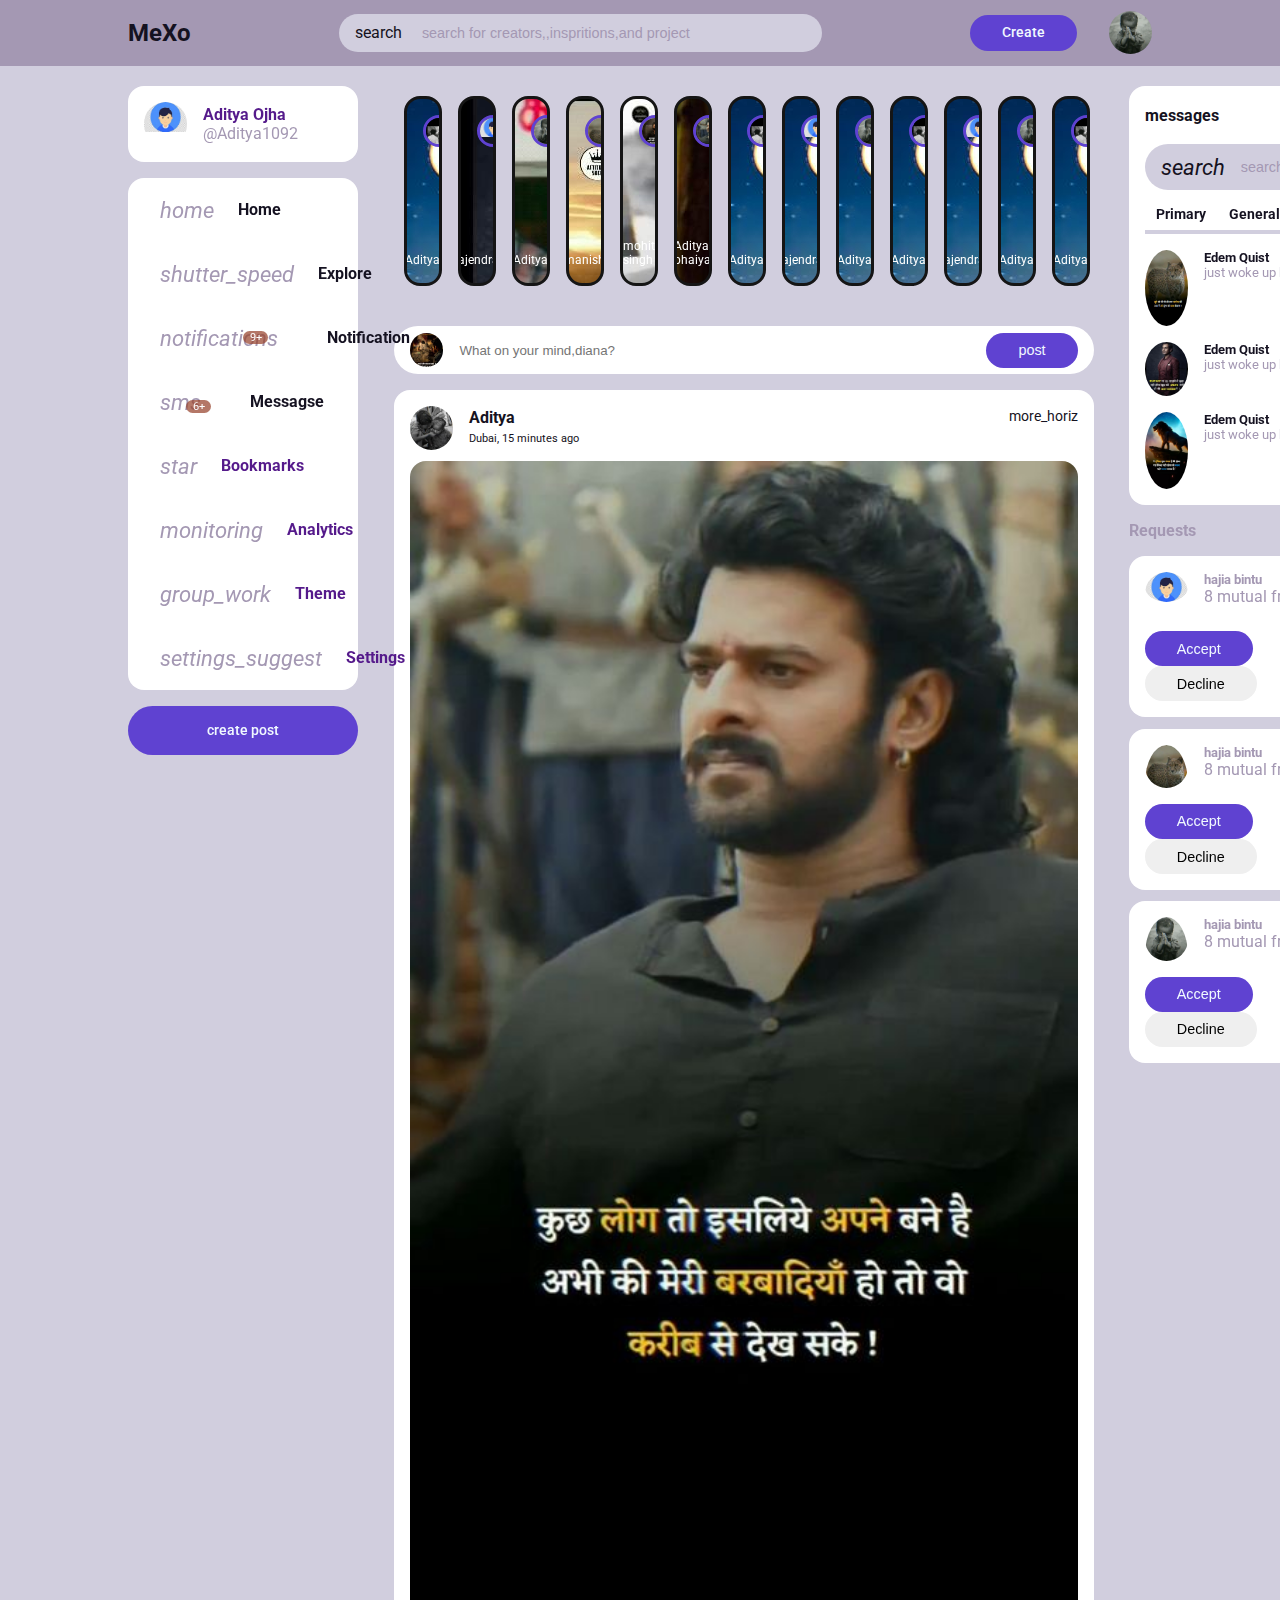
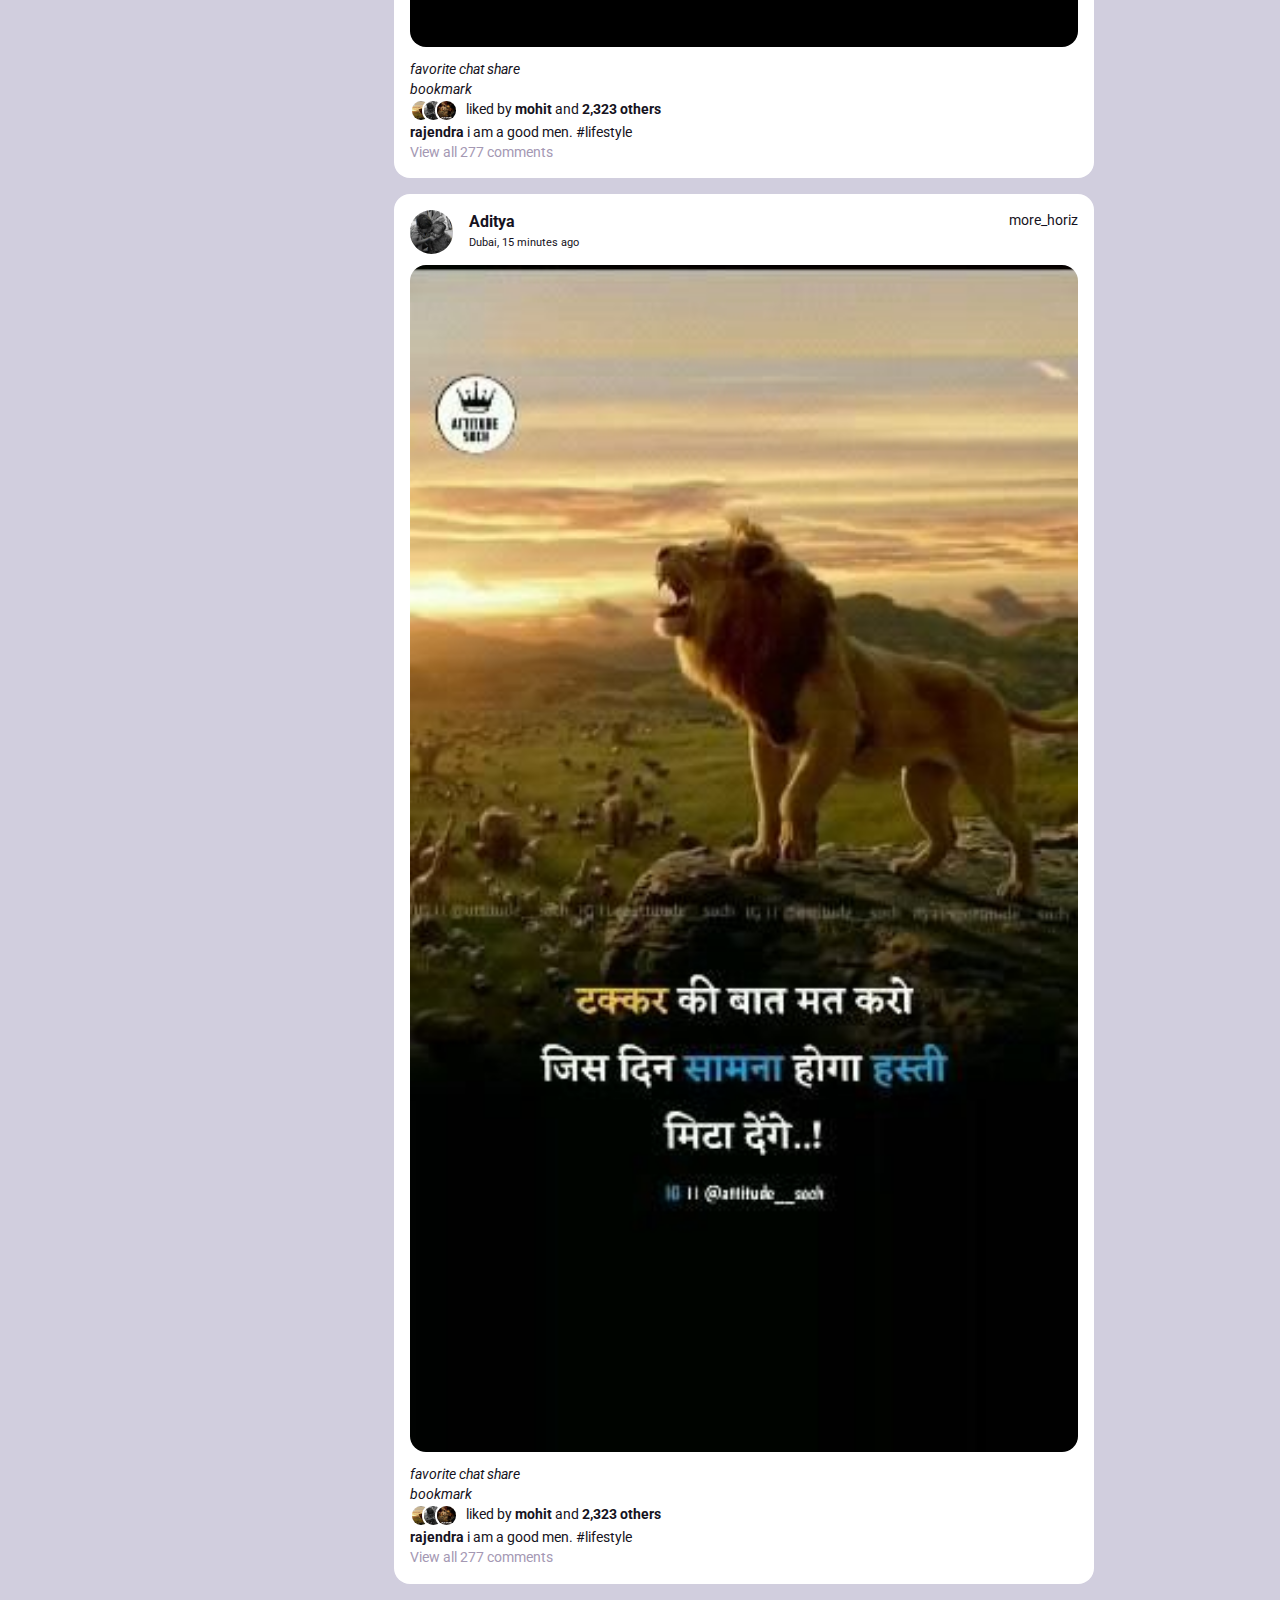
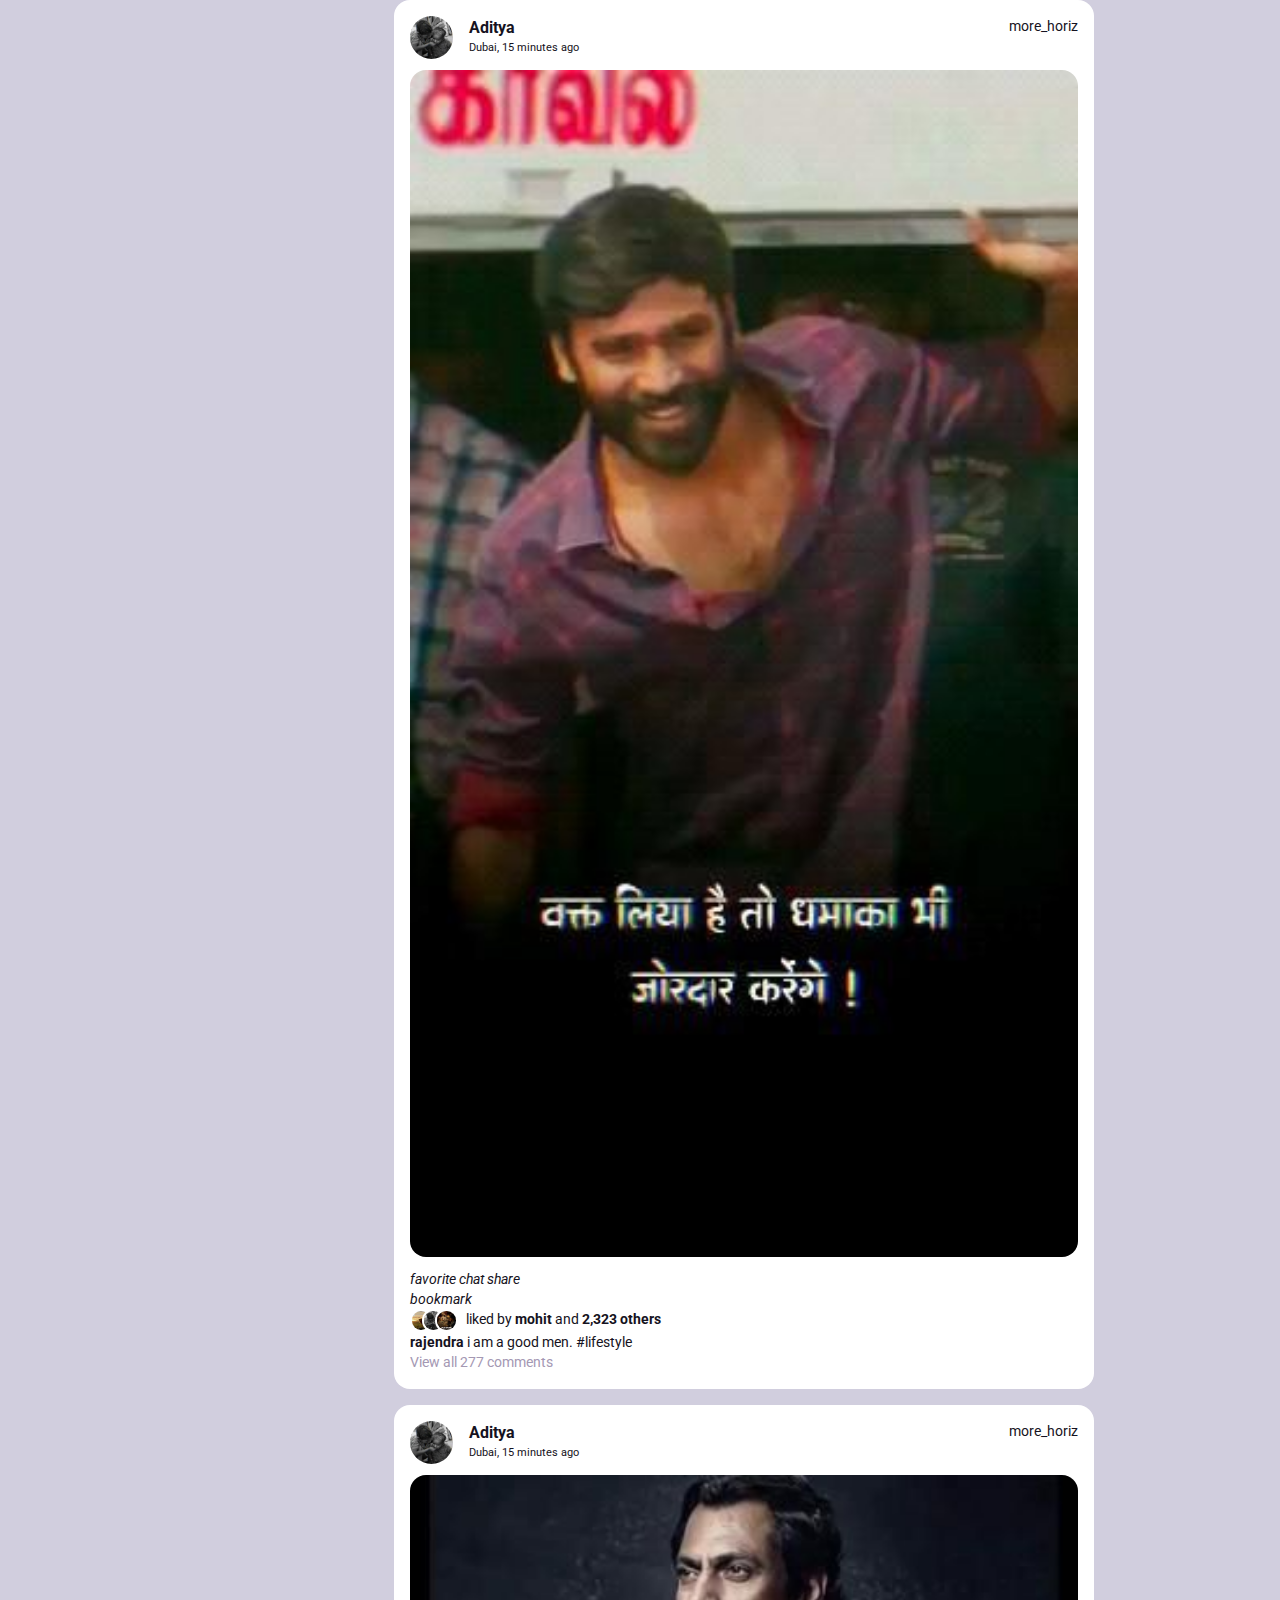
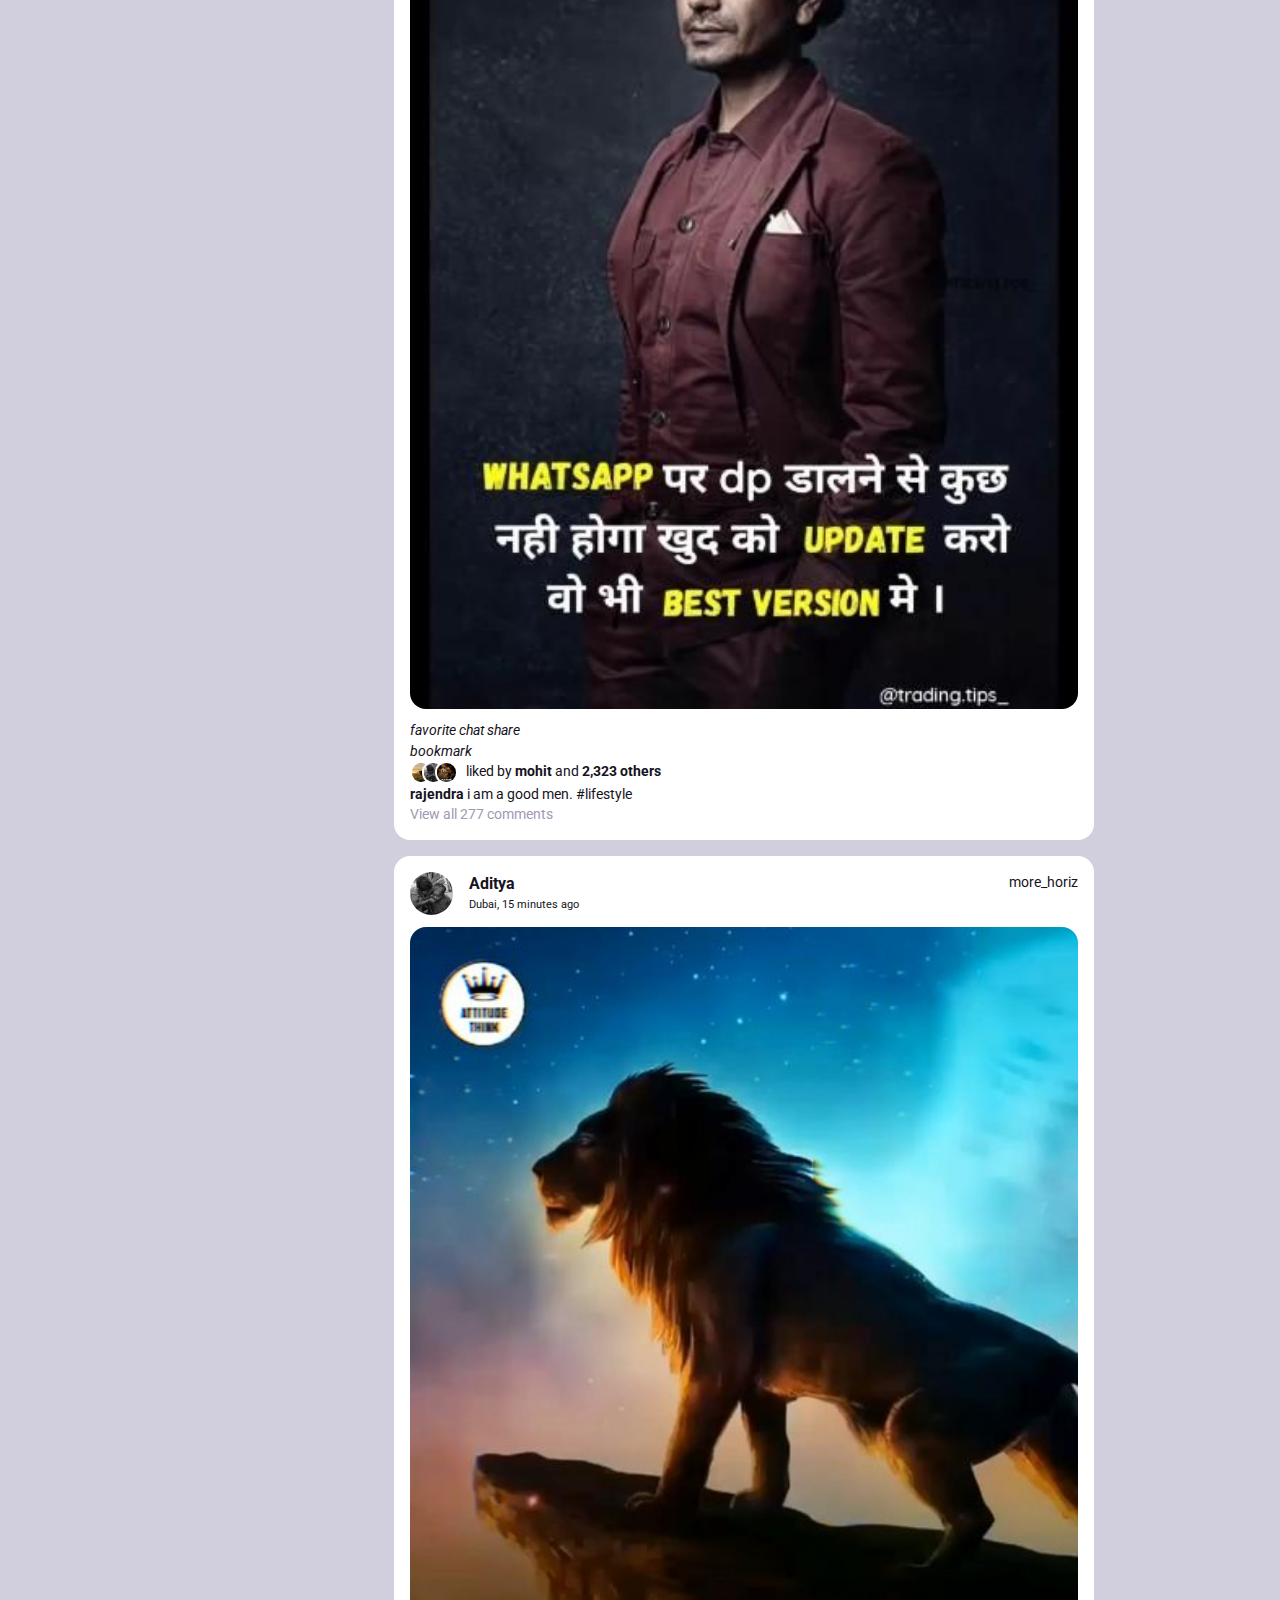
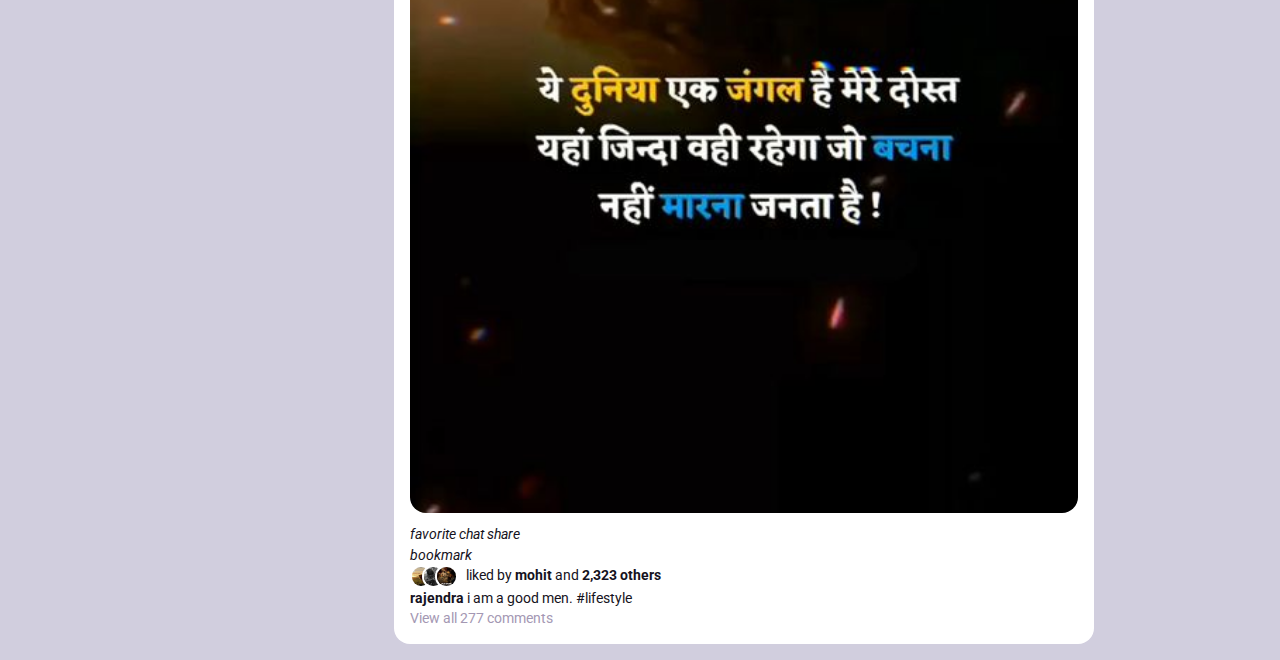
<file: index2.html>
<html lang="en">

<head>
    <meta charset="UTF-8">
    <meta http-equiv="X-UA-Compatible" content="IE=edge">
    <meta name="viewport" content="width=Adityaice-width, initial-scale=1.0">
    <title>Mexo - Responsive media website Using Htlm,Css and Java script </title>
    <!-- GOOGLE ICON -->
    <link rel="stylesheet"
        href="https://fonts.sandbox.google.com/css2?family=Material+Symbols+Outlined:opsz,wght,FILL,GRAD@20..48,100..700,0..1,-50..200" />
    <!-- STYLESHEET -->
    <link rel="STYLESHEET" href="style2.css">
</head>

<body>
    <nav>
        <div class="container">
            <h2 class="logo">MeXo</h2>

            <div class="search-bar"><span class="material-symbols-outlined">
                    search
                </span>
                <input type="search" placeholder="search for creators,,inspritions,and project" value="">
            </div>
            <div class="create">
                <label class="btn btn-primary" for="create-post">Create</label>
                <div class="profile-photo">
                    <img src="img/3.jpg" alt="">
                </div>
            </div>
        </div>
    </nav>
    <!--------------------------------- MAIN-------------------------------------------- -->
    <main>
        <div class="container">
            <!------------------------------------- left ------------------------------------------------>
            <div class="left">
                <a href="" class="profile">
                    <div class="profile-photo">
                        <img src="img/2.jpg" alt="">
                    </div>
                    <div class="handle">
                        <h4>Aditya Ojha</h4>
                        <p class="text-muted">@Aditya1092</p>
                    </div>

                </a>
                <!------------------=---------------------- sidebar---------------------------------------------------- -->
                <div id="myDIV" class="sidebar">
                    
                    <a  class="menu-item">
                        <span> <i class="material-symbols-outlined">
                                home</i>
                        </span>
                        <h3>Home</h3>
                    </a>
                    <a  class="menu-item">
                        <span> <i class="material-symbols-outlined">
                                shutter_speed </i>
                        </span>
                        <h3>Explore</h3>
                    </a>
                    <a  class="menu-item " id="notifications">
                        <span></span> <i class="material-symbols-outlined">
                            notifications</i>
                        <small class="notification-count">9+</small></span>
                        <h3>Notification</h3>
                        <!-- ------- -----  ------------------ Notification POPUP ------------------------->
                        <div class="notifications-popup">
                            <div>
                                <div class="profile-photo">
                                    <img src="img/2.jpg" alt="">
                                </div>
                                <div class="notification-body">
                                    <b>kekee bejamin</b> accepted your friend request
                                    <small class="text-muted">2 days ago</small>
                                </div>
                                <div class="profile-photo">
                                    <img src="img/1.jpg" alt="">
                                </div>
                                <div class="notification-body">
                                    <b>Aditya</b> commented on your post
                                    <small class="text-muted">1 hour ago</small>
                                </div>
                                <div class="profile-photo">
                                    <img src="img/3.jpg" alt="">
                                </div>
                                <div class="notification-body">
                                    <b>manish</b>commented on a post you are tagged
                                    <small class="text-muted">2 days ago</small>
                                </div>
                                <div class="profile-photo">
                                    <img src="img/4.jpg" alt="">
                                </div>
                                <div class="notification-body">
                                    <b>mohit</b> sand <b>264 other</b> liked your post
                                    <small class="text-muted">4 minutes ago</small>
                                </div>
                            </div>
                        </div>
                        <!------------------------------- END NOTIFICATION -popup----------------------- -->
                    </a>
                    <a  class="menu-item" id="messages-notifications">
                        <span><i class="material-symbols-outlined">
                                sms</i><small class="notification-count">6+</small>
                        </span>
                        <h3>Messagse</h3>
                    </a>
                    <a href="" class="menu-item">
                        <span><i class="material-symbols-outlined">
                                star</i>
                        </span>
                        <h3>Bookmarks</h3>
                    </a>
                    <a href="" class="menu-item">
                        <span><i class="material-symbols-outlined">
                                monitoring</i>
                        </span>
                        <h3>Analytics</h3>
                    </a>
                    <a href="" class="menu-item">
                        <span><i class="material-symbols-outlined">
                                group_work</i>
                        </span>
                        <h3>Theme</h3>
                    </a>
                    <a href="" class="menu-item ">
                        <span><i class="material-symbols-outlined">
                                settings_suggest</i>
                        </span>
                        <h3>Settings</h3>
                    </a>

                </div>
                <!-- ---------------------END OF STDRBAR -------------------------->
                <label class="btn btn-primary" for="create-post">create post</label>
            </div>
            <!----------------------------------- middle ----------------------------------------------->
            <div class="middle">
                <!-========================- STORIES=======================-->
                    <div class="stories">
                        <div class="story">
                            <div class="profile-photo">
                                <img src="img/1.jpg" alt="">
                            </div>
                            <p class="name">Aditya</p>
                        </div>
                        <div class="story">
                            <div class="profile-photo">
                                <img src="img/2.jpg" alt="">
                            </div>
                            <p class="name">rajendra</p>
                        </div>
                        <div class="story">
                            <div class="profile-photo">
                                <img src="img/3.jpg" alt="">
                            </div>
                            <p class="name">Aditya </p>
                        </div>
                        <div class="story">
                            <div class="profile-photo">
                                <img src="img/4.jpg" alt="">
                            </div>
                            <p class="name">manish</p>
                        </div>
                        <div class="story">
                            <div class="profile-photo">
                                <img src="img/5.jpg" alt="">
                            </div>
                            <p class="name">mohit singh</p>
                        </div>
                        <div class="story">
                            <div class="profile-photo">
                                <img src="img/6.jpg" alt="">
                            </div>
                            <p class="name">Aditya bhaiya</p>
                        </div>
                        <div class="story">
                            <div class="profile-photo">
                                <img src="img/1.jpg" alt="">
                            </div>
                            <p class="name">Aditya</p>
                        </div>
                        <div class="story">
                            <div class="profile-photo">
                                <img src="img/2.jpg" alt="">
                            </div>
                            <p class="name">rajendra</p>
                        </div>
                        <div class="story">
                            <div class="profile-photo">
                                <img src="img/3.jpg" alt="">
                            </div>
                            <p class="name">Aditya </p>
                        </div>
                        <div class="story">
                            <div class="profile-photo">
                                <img src="img/1.jpg" alt="">
                            </div>
                            <p class="name">Aditya</p>
                        </div>
                        <div class="story">
                            <div class="profile-photo">
                                <img src="img/2.jpg" alt="">
                            </div>
                            <p class="name">rajendra</p>
                        </div>
                        <div class="story">
                            <div class="profile-photo">
                                <img src="img/3.jpg" alt="">
                            </div>
                            <p class="name">Aditya </p>
                        </div>
                        <div class="story">
                            <div class="profile-photo">
                                <img src="img/1.jpg" alt="">
                            </div>
                            <p class="name">Aditya</p>
                        </div>
                        <div class="story">
                            <div class="profile-photo">
                                <img src="img/2.jpg" alt="">
                            </div>
                            <p class="name">rajendra</p>
                        </div>
                        <div class="story">
                            <div class="profile-photo">
                                <img src="img/3.jpg" alt="">
                            </div>
                            <p class="name">Aditya </p>
                        </div>
                    </div>
                    <!--===================== END OF STORIES ====================-->
                    <form ion="" class="create-post">
                        <div class="profile-photo">
                            <img src="img/12.jpg" alt="">
                        </div>
                        <input type="text" placeholder="What on your mind,diana?" id="create-post">
                        <input type="submit" value="post" class="btn btn-primary">
                    </form>
                    <!-- -------------------------------FEEDS----------------------------- -->
                    <!-------------------------------- post 1 ------------------------------->
                    <div class="feeds">
                        <div class="feed">
                            <div class="head">
                                <div class="user">
                                    <div class="profile-photo">
                                        <img src="img/11.jpg" alt="">
                                    </div>
                                    <div class="ingo">
                                        <h3>Aditya</h3>
                                        <small>Dubai, 15 minutes ago</small>
                                    </div>

                                </div>
                                <span class="material-symbols-outlined edit">
                                    more_horiz
                                </span>
                            </div>
                            <div class="photo">
                                <img src="img/6.jpg" alt="">
                            </div>
                            <div class="ion-buttons">
                                <div class="interion-buttons">
                                    <span><i class="material-symbols-outlined">
                                            favorite </i>
                                    </span>
                                    <span><i class="material-symbols-outlined">
                                            chat</i>
                                    </span>
                                    <span><i class="material-symbols-outlined">
                                            share</i>
                                    </span>
                                </div>
                                <div class="bookmark">
                                    <span><i class="material-symbols-outlined">
                                            bookmark</i>
                                    </span>
                                </div>
                            </div>
                            <div class="liked-by">
                                <span><img src="img/10.jpg" alt=""></span>
                                <span><img src="img/11.jpg" alt=""></span>
                                <span><img src="img/12.jpg" alt=""></span>
                                <p>liked by <b>mohit</b> and <b>2,323 others</b></p>
                            </div>
                            <div class="caption">
                                <p><b>rajendra</b> i am a good men. <span class="harsh-tag">#lifestyle</span></p>
                            </div>
                            <div class="comments text-muted">View all 277 comments</div>
                        </div>
                    </div>


                    <!-------------------------------------------- post 2 -------------------------------------------------->



                    <div class="feeds">
                        <div class="feed">
                            <div class="head">
                                <div class="user">
                                    <div class="profile-photo">
                                        <img src="img/11.jpg" alt="">
                                    </div>
                                    <div class="ingo">
                                        <h3>Aditya</h3>
                                        <small>Dubai, 15 minutes ago</small>
                                    </div>

                                </div>
                                <span class="material-symbols-outlined edit">
                                    more_horiz
                                </span>
                            </div>
                            <div class="photo">
                                <img src="img/10.jpg" alt="">
                            </div>
                            <div class="ion-buttons">
                                <div class="interion-buttons">
                                    <span><i class="material-symbols-outlined">
                                            favorite </i>
                                    </span>
                                    <span><i class="material-symbols-outlined">
                                            chat</i>
                                    </span>
                                    <span><i class="material-symbols-outlined">
                                            share</i>
                                    </span>
                                </div>
                                <div class="bookmark">
                                    <span><i class="material-symbols-outlined">
                                            bookmark</i>
                                    </span>
                                </div>
                            </div>
                            <div class="liked-by">
                                <span><img src="img/10.jpg" alt=""></span>
                                <span><img src="img/11.jpg" alt=""></span>
                                <span><img src="img/12.jpg" alt=""></span>
                                <p>liked by <b>mohit</b> and <b>2,323 others</b></p>
                            </div>
                            <div class="caption">
                                <p><b>rajendra</b> i am a good men. <span class="harsh-tag">#lifestyle</span></p>
                            </div>
                            <div class="comments text-muted">View all 277 comments</div>
                        </div>
                    </div>
                    <!-------------------------------------------- post 3 -------------------------------------------------->
                    <div class="feeds">
                        <div class="feed">
                            <div class="head">
                                <div class="user">
                                    <div class="profile-photo">
                                        <img src="img/11.jpg" alt="">
                                    </div>
                                    <div class="ingo">
                                        <h3>Aditya</h3>
                                        <small>Dubai, 15 minutes ago</small>
                                    </div>

                                </div>
                                <span class="material-symbols-outlined edit">
                                    more_horiz
                                </span>
                            </div>
                            <div class="photo">
                                <img src="img/9.jpg" alt="">
                            </div>
                            <div class="ion-buttons">
                                <div class="interion-buttons">
                                    <span><i class="material-symbols-outlined">
                                            favorite </i>
                                    </span>
                                    <span><i class="material-symbols-outlined">
                                            chat</i>
                                    </span>
                                    <span><i class="material-symbols-outlined">
                                            share</i>
                                    </span>
                                </div>
                                <div class="bookmark">
                                    <span><i class="material-symbols-outlined">
                                            bookmark</i>
                                    </span>
                                </div>
                            </div>
                            <div class="liked-by">
                                <span><img src="img/10.jpg" alt=""></span>
                                <span><img src="img/11.jpg" alt=""></span>
                                <span><img src="img/12.jpg" alt=""></span>
                                <p>liked by <b>mohit</b> and <b>2,323 others</b></p>
                            </div>
                            <div class="caption">
                                <p><b>rajendra</b> i am a good men. <span class="harsh-tag">#lifestyle</span></p>
                            </div>
                            <div class="comments text-muted">View all 277 comments</div>
                        </div>
                    </div>
                    <!-------------------------------------------- post 4 -------------------------------------------------->
                    <div class="feeds">
                        <div class="feed">
                            <div class="head">
                                <div class="user">
                                    <div class="profile-photo">
                                        <img src="img/11.jpg" alt="">
                                    </div>
                                    <div class="ingo">
                                        <h3>Aditya</h3>
                                        <small>Dubai, 15 minutes ago</small>
                                    </div>

                                </div>
                                <span class="material-symbols-outlined edit">
                                    more_horiz
                                </span>
                            </div>
                            <div class="photo">
                                <img src="img/8.jpg" alt="">
                            </div>
                            <div class="ion-buttons">
                                <div class="interion-buttons">
                                    <span><i class="material-symbols-outlined">
                                            favorite </i>
                                    </span>
                                    <span><i class="material-symbols-outlined">
                                            chat</i>
                                    </span>
                                    <span><i class="material-symbols-outlined">
                                            share</i>
                                    </span>
                                </div>
                                <div class="bookmark">
                                    <span><i class="material-symbols-outlined">
                                            bookmark</i>
                                    </span>
                                </div>
                            </div>
                            <div class="liked-by">
                                <span><img src="img/10.jpg" alt=""></span>
                                <span><img src="img/11.jpg" alt=""></span>
                                <span><img src="img/12.jpg" alt=""></span>
                                <p>liked by <b>mohit</b> and <b>2,323 others</b></p>
                            </div>
                            <div class="caption">
                                <p><b>rajendra</b> i am a good men. <span class="harsh-tag">#lifestyle</span></p>
                            </div>
                            <div class="comments text-muted">View all 277 comments</div>
                        </div>
                    </div>
                    <!-------------------------------------------- post 5-------------------------------------------------->
                    <div class="feeds">
                        <div class="feed">
                            <div class="head">
                                <div class="user">
                                    <div class="profile-photo">
                                        <img src="img/11.jpg" alt="">
                                    </div>
                                    <div class="ingo">
                                        <h3>Aditya</h3>
                                        <small>Dubai, 15 minutes ago</small>
                                    </div>

                                </div>
                                <span class="material-symbols-outlined edit">
                                    more_horiz
                                </span>
                            </div>
                            <div class="photo">
                                <img src="img/7.jpg" alt="">
                            </div>
                            <div class="ion-buttons">
                                <div class="interion-buttons">
                                    <span><i class="material-symbols-outlined">
                                            favorite </i>
                                    </span>
                                    <span><i class="material-symbols-outlined">
                                            chat</i>
                                    </span>
                                    <span><i class="material-symbols-outlined">
                                            share</i>
                                    </span>
                                </div>
                                <div class="bookmark">
                                    <span><i class="material-symbols-outlined">
                                            bookmark</i>
                                    </span>
                                </div>
                            </div>
                            <div class="liked-by">
                                <span><img src="img/10.jpg" alt=""></span>
                                <span><img src="img/11.jpg" alt=""></span>
                                <span><img src="img/12.jpg" alt=""></span>
                                <p>liked by <b>mohit</b> and <b>2,323 others</b></p>
                            </div>
                            <div class="caption">
                                <p><b>rajendra</b> i am a good men. <span class="harsh-tag">#lifestyle</span></p>
                            </div>
                            <div class="comments text-muted">View all 277 comments</div>
                        </div>
                        <!------------------------------- END OF FEED --------------------------------------------->
                    </div>

                    <!-------------------------------------- END OF FEEDS --------------------------------------------------------->
            </div>
            <!---------------------------------------- RIGHT------------------------------------------------ -->
            <div class="right">
                <div class="messages">
                    <div class="heading">
                        <h4>messages</h4><span><i class="material-symbols-outlined">
                                edit_note</i>
                        </span>
                    </div>
                    <!-- -----------SEARCH BAR---------------------------->
                    <div class="search-bar">
                        <span><i class="material-symbols-outlined">
                                search</i>
                        </span>
                        <input type="search" placeholder="search messages" id="message-search">
                    </div>
                    <!------------------------------------------- MESSAGE CATEGORY-------------------------------- -->
                    <div class="category">
                        <h6 class="">Primary</h6>
                        <h6>General</h6>
                        <h6 class="message-requests">Requests(7)</h6>
                    </div>
                    <!------------------------------- MESSAGE------------------------------------------>
                    <div class="message">
                        <div class="profile-photo">
                            <img src="img/4.jpg" alt="">
                        </div>
                        <div class="message-body">
                            <h5>Edem Quist</h5>
                            <p class="text-muted">
                                just woke up bruh
                            </p>
                        </div>
                    </div>
                    <div class="message">
                        <div class="profile-photo">
                            <img src="img/8.jpg" alt="">
                        </div>
                        <div class="message-body">
                            <h5>Edem Quist</h5>
                            <p class="text-muted">
                                just woke up bruh
                            </p>
                        </div>
                    </div>
                    <div class="message">
                        <div class="profile-photo">
                            <img src="img/7.jpg" alt="">
                        </div>
                        <div class="message-body">
                            <h5>Edem Quist</h5>
                            <p class="text-muted">
                                just woke up bruh
                            </p>
                        </div>
                    </div>

                </div>

                <!--======== ------------------END OF MESSAGE---------------------------- -->


                <!--======== ------------------FRIEND RERQUEST---------------------------- -->
                <div class="friend-requests">
                    <h4>Requests</h4>
                    <div class="request">
                        <div class="info">
                            <div class="profile-photo">
                                <img src="img/2.jpg" alt="">
                            </div>
                            <div>
                                <h5>hajia bintu</h5>
                                <p class="text-muted">
                                    8 mutual friends
                                </p>
                            </div>
                        </div>
                        <div class="ion">
                            <button class="btn btn-primary">
                                Accept
                            </button>
                        </div>
                        <div class="ion">
                            <button class="btn">
                                Decline
                            </button>
                        </div>
                    </div>
                    <div class="request">
                        <div class="info">
                            <div class="profile-photo">
                                <img src="img/4.jpg" alt="">
                            </div>
                            <div>
                                <h5>hajia bintu</h5>
                                <p class="text-muted">
                                    8 mutual friends
                                </p>
                            </div>
                        </div>
                        <div class="ion">
                            <button class="btn btn-primary">
                                Accept
                            </button>
                        </div>
                        <div class="ion">
                            <button class="btn">
                                Decline
                            </button>
                        </div>
                    </div>
                    <div class="request">
                        <div class="info">
                            <div class="profile-photo">
                                <img src="img/3.jpg" alt="">
                            </div>
                            <div>
                                <h5>hajia bintu</h5>
                                <p class="text-muted">
                                    8 mutual friends
                                </p>
                            </div>
                        </div>
                        <div class="ion">
                            <button class="btn btn-primary">
                                Accept
                            </button>
                        </div>
                        <div class="ion">
                            <button class="btn">
                                Decline
                            </button>
                        </div>
                    </div>

                </div>
            </div>
            <!-------------------------------------------- END OF RUGHT ------------------------------------------------->
        </div>
    </main>
    <!-- =============================================THEME CUSTOMIXARION =========================================-->
    <div class="customize-theme">
        <div class="card">
            <h2>customize tour View</h2>
            <p class="text-muted">manage your font size,color,and backgroud.</p>
            <!--------------------------------------- FONT  SIZES ---------------------------------------->
            <div class="font-size">
                <h4>font size</h4>
                <div class="">
                    <h6>Aa</h6>
                    <div class="choose-size">
                        <span class="font-size-1"></span>
                        <span class="font-size-2 "></span>
                        <span class="font-size-3"></span>
                        <span class="font-size-4"></span>
                        <span class="font-size-5"></span>
                    </div>
                    <h3>Aa</h3>
                </div>
            </div>
            <!-- ------------------------------------PRIMARY COLORS --------------------------------------------------------->
            <div class="color">
                <h4>color</h4>
                <div class="choose-color">
                    <span class="color-1 "></span>
                    <span class="color-2"></span>
                    <span class="color-3"></span>
                    <span class="color-4"></span>
                    <span class="color-5"></span>
                </div>
            </div>
            <!-- ------------------------------------BACKGROUND COLOR --------------------------------------------------------->
            <div class="background">
                <h4>color</h4>
                <div class="choose-bg">
                    <div class="bg-1  ">
                        <span></span>
                        <h5 for="bg-1 ">light</h5>
                    </div>
                    <div class="bg-2">
                        <span></span>
                        <h5 for="bg-2">Dim</h5>
                    </div>
                    <div class="bg-3">
                        <span></span>
                        <h5 for="bg-3">lights out</h5>
                    </div>
                </div>
            </div>
        </div>
    </div>
    <script src="java.js"></script>

</body>


</html>
</file>
<file: style2.css>
@import url('https://fonts.googleapis.com/css2?family=Roboto:ital,wght@0,300;0,400;1,300&display=swap');

:root {
    --color-secondary: hsl(252, 100%, 90%);
    --color-success: hsl(152, 95%, 65%);
    --color-danger: hsla(12, 53%, 39%, 0.729);
    --color-dark: hsl(252, 30%, 10%);
    --color-black: hsl(227, 53%, 23%);
    --color-light: hsl(251, 19%, 84%);
    --color-gray: hsl(266, 15%, 65%);
    --color-primary: hsl(252, 61%, 54%);
    --color-white: rgb(255, 255, 255);

    --border-radius: 2rem;
    --card-border-radius: 1rem;
    --btn-padding: 0.6rem 2rem;
    --search-padding: 0.6rem 1rem;
    --card-padding: 1rem;

    --sticky-top-left: 5.4rem;
    --sticky-top-right: -18rem;
}

*,
*::before,
*::after {
    margin: 0;
    padding: 0;
    outline: 0;
    box-sizing: border-box; 
    text-decoration: none;
    border: none;
}

body {
    font-family: 'Roboto', sans-serif;
    color: var(--color-dark);
    background: var(--color-light);
    overflow-x: hidden;
}

/* GENERAL STYLES*/
.container {
    width: 80%;
    margin: 0 auto;
}

.profile-photo {
    width: 2.7rem;
    aspect-ratio: 1/1;
    border-radius: 50%;
    overflow: hidden;
}

img {
    display: block;
    width: 100%;
}

.btn {
    display: inline-block;
    padding: var(--btn-padding);
    font-weight: 500;
    border-radius: var(--border-radius);
    cursor: pointer;
    transition: all 300ms ease;
    font-size: 0.9rem;
}

.btn:hover {
    opacity: 0.8;
}

.btn-primary {
    background: var(--color-primary);
    color: aliceblue;
}

.text-muted {
    color: var(--color-gray);
}

/*==========NAVBAR========*/
nav {
    width: 100%;
    background: var(--color-gray);
    padding: 0.7rem 0;
    position: fixed;
    top: 0;
    z-index: 10;
}

nav .container {
    display: flex;
    align-items: center;
    justify-content: space-between;
}

.search-bar {
    background: var(--color-light);
    border-radius: var(--border-radius);
    padding: var(--search-padding);
}

.search-bar input[type="search"] {
    background: transparent;
    width: 30vw;
    margin-left: 1rem;
    font-size: 0.9rem;
    color: var(--color-gray);
}

.search-bar input[type="search"]::placeholder {
    color: var(--color-gray);
}

nav .create {
    display: flex;
    align-items: center;
    gap: 2rem;
}

/*======================MAIN===========================*/
main {
    position: relative;
    top: 5.4rem;
}

main .container {
    display: grid;
    grid-template-columns: 18vw auto 20vw;
    column-gap: 2.2rem;
    position: relative;
}

/*============================= LEFT ============================*/
main .container .left {
    height: max-content;
    position: sticky;
    top: var(--sticky-top-left);

}

main .container .left .profile {
    padding: var(--card-padding);
    background: var(--color-white);
    border-radius: var(--card-border-radius);
    display: flex;
    align-items: center;
    column-gap: 1rem;
    width: 100%;
}

/* ==========================SIDEBAR =====================*/
.left .sidebar {
    margin-top: 1rem;
    background: var(--color-white);
    border-radius: var(--card-border-radius);
}

.left .sidebar .menu-item {
    display: flex;
    align-items: center;
    height: 4rem;
    cursor: pointer;
    transition: all 300ms ease;
    position: relative;
}

.left .sidebar .menu-item:hover {
    background: var(--color-light);
}

.left .sidebar i {
    font-size: 1.4rem;
    color: var(--color-gray);
    margin-left: 2rem;
    position: relative;
}

.left .sidebar .notification-count {
    background: var(--color-danger);
    color: white;
    font-size: 0.7rem;
    width: fit-content;
    border-radius: 0.8rem;
    padding: 0rem 0.4rem;
    position: relative;
    top: 0;
    right: 15%;
}

.left .sidebar h3 {
    margin-left: 1.5rem;
    font-size: 1rem;

}

.left .sidebar .act {
    background: var(--color-success);
    border-left: 3px solid black;
}

.left .sidebar .act i,
.left .sidebar .act h3 {
    color: var(--color-black);
}

.left .sidebar .act::before {

    display: block;
    width: 0.5rem;
    height: 100%;
    position: absolute;
    background: var(--color-primary);
}

.left .sidebar .menu-item:last-child.act {
    border-bottom-left-radius: var(--card-border-radius);
    overflow: hidden;
}

.left .btn {
    margin-top: 1rem;
    width: 100%;
    text-align: center;
    padding: 1rem 0;
}

/*========================== NOTIFICATION-POPUP ======================*/
.left .notifications-popup {
    position: absolute;
    top: 0;
    left: 110%;
    width: 30rem;
    background: var(--color-white);
    border-radius: var(--card-border-radius);
    padding: var(--card-padding);
    box-shadow: 0 0 2rem hsl(var(--color-primary), 75%, 60%, 25%);
    z-index: 8;
    display: none;
}

.left .notifications-popup::before {
    content: "";
    width: 1.2rem;
    height: 1.2rem;
    display: block;
    background: var(--color-white);
    position: absolute;
    left: -0.6rem;
    transform: rotate(45deg);
}

.left .notifications-popup>div {
    display: flex;
    align-items: flex-start;
    gap: 1rem;
    margin-bottom: 1rem;
}

.left .notifications-popup small {
    display: block;
}

/*=================================== MIDDLE ===================================*/
.middle .stories {
    display: flex;

    justify-content: space-between;
    height: 14rem;
    gap: 0.5rem;
    column-gap: 1rem;
    overflow-x: auto;
    
    max-width: 700px;
   flex-basis: 100px;
    padding: 10px;
}
  /*==================================== new addision==================================== */


 .stories::-webkit-scrollbar{
    display: none; 
} 



  /*==================================== new addision==================================== */





.middle .stories .story {
    padding: var(--card-padding);
    border-radius: var(--card-border-radius);
    display: flex;
    flex-direction: column;
    justify-content: space-between;
    align-items: center;
    color: white;
    font-size: 0.75rem;
    width: 100px;
    background: red;
    position: relative;
    overflow: hidden;
    background: url(img/7.jpg);
    height: 190px;
    border: 3px solid #151515;
}

.middle .stories .story::before {
    content: "";
    display: block;
    width: 200px;
    height: 5rem;
    background: linear-gradient(transparet, rgb(0, 0, 0.7));
    position: absolute;
    bottom: 0;

}

.name {
    z-index: 2;
}

.middle .stories .story:nth-child(1) {
    background: url(img/7.jpg);

}

.middle .stories .story:nth-child(2) {
    background: url(img/8.jpg);

}

.middle .stories .story:nth-child(3) {
    background: url(img/9.jpg);

}

.middle .stories .story:nth-child(4) {
    background: url(img/10.jpg);

}

.middle .stories .story:nth-child(5) {
    background: url(img/11.jpg);

}

.middle .stories .story:nth-child(6) {
    background: url(img/12.jpg);

}

.middle .stories .profile-photo {
    width: 2rem;
    height: 2rem;
    align-self: start;
    border: 3px solid var(--color-primary);
}

/*--------------------------- CREATE POST ---------------------*/
.middle .create-post {
    width: 100%;
    display: flex;
    align-items: center;
    justify-content: space-between;
    margin-top: 1rem;
    background: var(--color-white);
    padding: 0.4rem var(--card-padding);
    border-radius: var(--border-radius);
}

.middle .create-post input[type="text"] {
    justify-self: start;
    width: 100%;
    padding-left: 1rem;
    background: transparent;
    color: var(--color-dark);
    margin-right: 1rem;
}

/* =================FEEDS ==================*/
.middle .feeds .feed {
    background: var(--color-white);
    border-radius: var(--card-border-radius);
    padding: var(--card-padding);
    margin: 1rem 0;
    font-size: 0.85rem;
    line-height: 1.5;
}

.middle .feed .head {
    display: flex;
    justify-content: space-between;
}

.middle .feed .user {
    display: flex;
    gap: 1rem;
}

.middle .feed .photo {
    border-radius: var(--card-border-radius);
    overflow: hidden;
    margin: 0.7rem 0;
}

.middle .feed .action-buttons {
    display: flex;
    justify-content: space-between;
    align-items: center;
    font-size: 1.4rem;
    margin: 0.6rem;
}

.middle .liked-by {
    display: flex;

}

.middle .liked-by span {
    width: 1.4rem;
    height: 1.4rem;
    display: block;
    border-radius: 50%;
    overflow: hidden;
    border: 2px solid var(--color-white);
    margin-left: -0.6rem;
}

.middle .liked-by span:first-child {
    margin: 0;
}

.middle .liked-by p {
    margin-left: 0.5rem;
}

/*========================================== right ==============================*/
main .container .right {
    height: max-content;
    position: sticky;
    top: var(--sticky-top-right);
    bottom: 0;
}

.right .messages {
    background: var(--color-white);
    border-radius: var(--card-border-radius);
    padding: var(--card-padding);

}

.right .messages .heading {
    display: flex;
    align-items: center;
    justify-content: space-between;
    margin-bottom: 1rem;
}

.right .messages i {
    font-size: 1.4rem;

}

.right .messages .search-bar {
    display: flex;
    margin-bottom: 1rem;
}

.right .messages .category {
    display: flex;
    justify-content: space-between;
    margin-bottom: 1rem;
}

.right .messages .category h6 {
    width: 100%;
    text-align: center;
    border-bottom: 4px solid var(--color-light);
    padding-bottom: 0.5rem;
    font-size: 0.85rem;
}

.right .messages .category .act {
    border-color: var(--color-dark);

}

.right .message .message-requests {
    color: var(--color-primary);
}

.right .messages .message {
    display: flex;
    gap: 1rem;
    margin-bottom: 1rem;
    align-items: flex-start;
}

.right .messages .profile-photo {
    position: relative;
    overflow: visible;

}

.right .profile-photo img {
    border-radius: 50%;
}

.right .messages .message:last-child {
    margin: 0;
}

.right .messages .message p {
    font-size: 0.8rem;

}

.right .messages .message .profile-photo .act {
    width: 0.8rem;
    height: 0.8rem;
    border-radius: 50%;
    border: 3px solid var(--color-white);
    background: rgb(188, 188, 117);
    position: absolute;
    bottom: 0;
    right: 0;
}

/*============================== FRIENND REQUESTS============================== */
.right .friend-requests {
    color: var(--color-gray);

}

.right .friend-requests h4 {
    color: var(--color-gray);
    margin: 1rem 0;
}

.right .request {
    background: var(--color-white);
    padding: var(--card-padding);
    border-radius: var(--card-border-radius);
    margin-bottom: 0.7rem;
}

.right .request .info {
    display: flex;
    gap: 1rem;
    margin-bottom: 1rem;
}

.right .request .action {
    display: inline;
    gap: 1rem;
}

/* <!-- =============================================THEME CUSTOMIXARION =========================================--> */
.customize-theme {
    /* background: rgba(225, 255, 255, 0.5); */
    width: 100vw;
    height: 100vh;
    position: fixed;
    top: 0;
    left: 0;
    z-index: 100;
    text-align: center;
    display: grid;
    place-items: center;
    font-size: 0.9rem;
    display: none;
}

.customize-theme .card {
    background: var(--color-white);
    padding: 3rem;
    border-radius: var(--card-border-radius);
    width: 43%;
}

/*============================================ FONT SIZE ============================================*/
.customize-theme .font-size {
    margin-top: 5rem;

}

.customize-theme .font-size>div {
    display: flex;
    justify-content: space-between;
    align-items: center;
    background: var(--color-light);
    padding: var(--search-padding);
    border-radius: var(--card-border-radius);
}

.customize-theme .choose-size {
    background: var(--color-secondary);
    height: 0.3rem;
    width: 100%;
    margin: 0.1rem;
    display: flex;
    justify-content: space-between;
    align-items: center;
}

.customize-theme .choose-size span {
    width: 1rem;
    height: 1rem;
    background: var(--color-secondary);
    border-radius: 50%;
    cursor: pointer;
}

.customize-theme .choose-size span .act {
    background: var(--color-primary);
}

/*============================================ FONT SIZE ============================================*/
.customize-theme .choose-color {
    background: var(--color-light);
    padding: var(--search-padding);
    border-radius: var(--card-border-radius);
    display: flex;
    align-items: center;
    justify-content: space-between;
}

.customize-theme .choose-color span {
    width: 2.2rem;
    height: 2.2rem;
    border-radius: 50%;
}

.customize-theme .choose-color span:nth-child(1) {
    background: hsl(150, 13%, 6%);
}

.customize-theme .choose-color span:nth-child(2) {
    background: hsl(242, 35%, 48%);
}

.customize-theme .choose-color span:nth-child(3) {
    background: hsl(72, 56%, 60%);
}

.customize-theme .choose-color span:nth-child(4) {
    background: hsl(152, 95%, 65%);
}

.customize-theme .choose-color span:nth-child(5) {
    background: hsl(200, 96%, 65%);
}

.customize-theme .choose-color span .act {
    border: 5px solid white;
}

/*===========================================  BACKGROUND =========================================== */
.customize-theme .background {
    margin-top: 2rem;
}

.customize-theme .choose-bg {
    display: flex;
    align-items: center;
    justify-content: space-between;
    gap: 1.5rem;
}

.customize-theme .choose-bg>div {
    padding: var(--card-padding);
    width: 100%;
    display: flex;
    align-items: center;
    font-size: 1rem;
    font-weight: bold;
    border-radius: 0.4rem;
    cursor: pointer;
}
.customize-theme .choose-bg>div.act {
    border: 2px solid var(--color-primary);
}

.customize-theme .choose-bg .bg-1 {
    background: rgba(39, 96, 143, 0.565);
    color: black;
}

.customize-theme .choose-bg .bg-2 {
    background: rgb(174, 62, 62);
    color: black;
}

.customize-theme .choose-bg .bg-3 {
    background: rgb(0, 0, 0);
    color: hsl(255, 30%, 77%);
}

.customize-theme .choose-bg>div span {
    width: 2rem;
    height: 2rem;
    border: 2px solid var(--color-gray);
    border: radius 50%;
    margin-right: 1rem;
}

/* ========================================== MEDIA QUERIES FOR SMALL LAPTOPS AND BIG TABLETS ========================================== */
@media screen and (max-width: 1200px) {
    .container {
        width: 96%;
    }

    main .container {
        grid-template-columns: 5rem auto 30vw;
        gap: 1rem;
    }

    .left {
        width: 5rem;
        z-index: 5;
    }

    main .container .left .profile {
        display: none;
    }
    .sidebar h3{
        display: none;
    }
    .left .btn {
        display: none;
    }
}

/* ========================================== MEDIA QUERIES FOR SMALL LAPTOPS AND SMALL TABLETS AND MOBILE PHONES
========================================== */
@media screen and (max-width:992px) {
    nav .search-bar {
        display: none;
    }

    main .container {
        grid-template-columns: 0 auto 5rem;
        gap: 0;
    }

    main .container .left {
        grid-column: 3/4;
        position: fixed;
        bottom: 0;
        right: 0;
    }

    /* =================== NOTIFICATION POPUP  ===================*/
    .left .notifications-popup{
        position: absolute;
        left: -20rem;
        width: 20rem;
    }
    .left .notifications-popup::before {
        display: absolute;
        top: 1.3rem;
        left: calc(20rem - 0.6rem);
        display: block;
    }
    main .container .left .sidebar > div h3 {
        display: none;
    }
    main .container .middle{
        grid-column: 1/3;
    } 
    main .container .right{
        display: none;
    }

}
</file>
